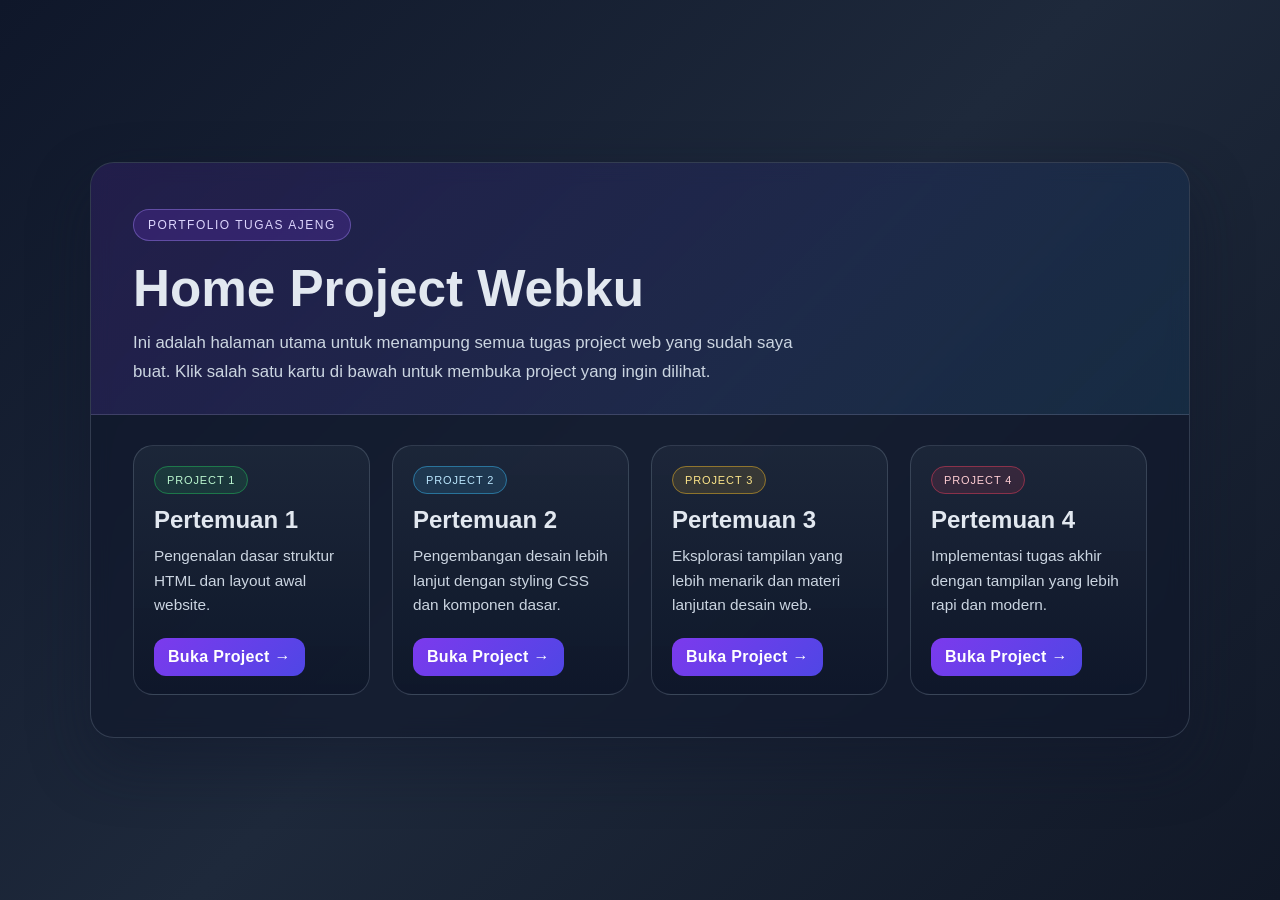
<file: index.html>
<!DOCTYPE html>
<html lang="id">
<head>
    <meta charset="UTF-8">
    <meta name="viewport" content="width=device-width, initial-scale=1.0">
    <title>Home Project Tugas Web Ajeng</title>
    <link rel="stylesheet" href="style.css">
</head>
<body>
    <div class="container">
        <header class="hero">
            <span class="eyebrow">Portfolio Tugas Ajeng</span>
            <h1>Home Project Webku</h1>
            <p class="subtitle">
                Ini adalah halaman utama untuk menampung semua tugas project web yang sudah saya buat.
                Klik salah satu kartu di bawah untuk membuka project yang ingin dilihat.
            </p>
        </header>

        <main class="content">
            <section class="grid">
                <a class="project-card" href="pertemuan1/index.html">
                    <div>
                        <span class="badge">Project 1</span>
                        <h2>Pertemuan 1</h2>
                        <p>Pengenalan dasar struktur HTML dan layout awal website.</p>
                    </div>
                    <span class="link-btn">Buka Project →</span>
                </a>

                <a class="project-card" href="pertemuan2/index.html">
                    <div>
                        <span class="badge">Project 2</span>
                        <h2>Pertemuan 2</h2>
                        <p>Pengembangan desain lebih lanjut dengan styling CSS dan komponen dasar.</p>
                    </div>
                    <span class="link-btn">Buka Project →</span>
                </a>

                <a class="project-card" href="pertemuan3/index.html">
                    <div>
                        <span class="badge">Project 3</span>
                        <h2>Pertemuan 3</h2>
                        <p>Eksplorasi tampilan yang lebih menarik dan materi lanjutan desain web.</p>
                    </div>
                    <span class="link-btn">Buka Project →</span>
                </a>

                <a class="project-card" href="pertemuan4/index.html">
                    <div>
                        <span class="badge">Project 4</span>
                        <h2>Pertemuan 4</h2>
                        <p>Implementasi tugas akhir dengan tampilan yang lebih rapi dan modern.</p>
                    </div>
                    <span class="link-btn">Buka Project →</span>
                </a>
            </section>
        </main>
    </div>
</body>
</html>
</file>
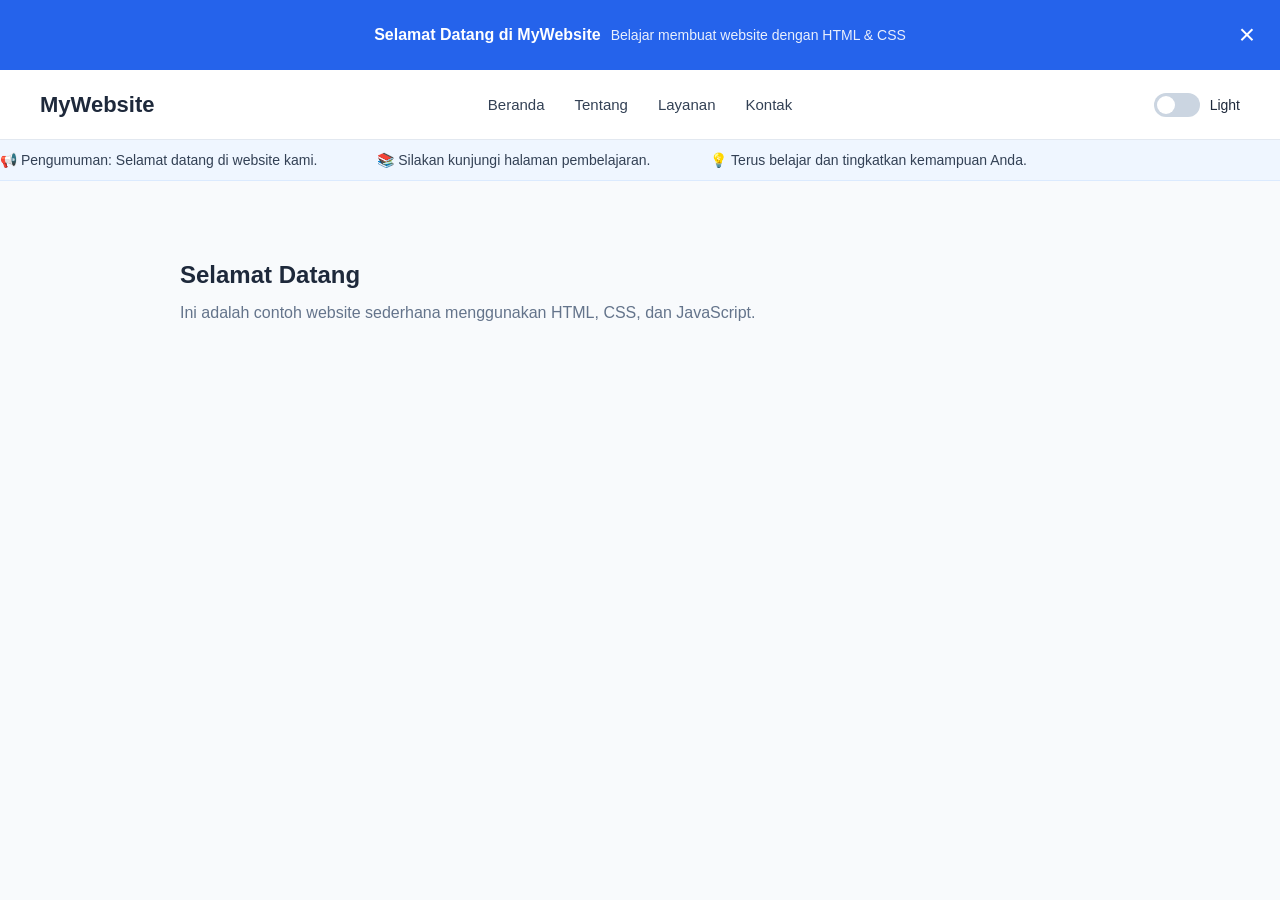
<file: pertemuan1/index.html>
<!DOCTYPE html>
<html lang="id">

<head>
    <meta charset="UTF-8">
    <meta name="viewport" content="width=device-width, initial-scale=1.0">

    <title>MyWebsite</title>

    <link rel="stylesheet" href="styel.css">
</head>

<body>

    <!-- =========================
         BANNER
    ========================== -->

    <div class="banner">
        <div class="banner-content">
            <strong>Selamat Datang di MyWebsite</strong>
            <span>Belajar membuat website dengan HTML & CSS</span>
        </div>

        <button class="banner-close" id="bannerClose">
            &times;
        </button>
    </div>


    <!-- =========================
         NAVBAR
    ========================== -->

    <nav class="navbar">

        <!-- Logo -->
        <div class="logo">
            MyWebsite
        </div>

        <!-- Menu -->
        <div class="menu">

            <a href="#">Beranda</a>

            <a href="#">Tentang</a>

            <a href="#">Layanan</a>

            <a href="#">Kontak</a>

        </div>

        <!-- Theme Switch -->
        <div class="theme-switch">

            <label class="switch">
                <input type="checkbox" id="themeToggle">

                <span class="slider"></span>
            </label>

            <span id="themeText">
                Light
            </span>

        </div>

    </nav>


    <!-- =========================
         MARQUEE
    ========================== -->

    <div class="marquee">

        <div class="marquee-content">

            <span>
                📢 Pengumuman: Selamat datang di website kami.
            </span>

            <span>
                📚 Silakan kunjungi halaman pembelajaran.
            </span>

            <span>
                💡 Terus belajar dan tingkatkan kemampuan Anda.
            </span>

        </div>

    </div>


    <!-- =========================
         MAIN CONTENT
    ========================== -->

    <main>

        <section>

            <h1>
                Selamat Datang
            </h1>

            <p>
                Ini adalah contoh website sederhana
                menggunakan HTML, CSS, dan JavaScript.
            </p>

        </section>

    </main>


    <!-- =========================
         JAVASCRIPT
    ========================== -->

    <script>
        // Dark Mode

        const themeToggle =
            document.getElementById("themeToggle");

        const themeText =
            document.getElementById("themeText");

        themeToggle.addEventListener("change", function () {

            document.body.classList.toggle("dark");

            if (themeToggle.checked) {

                themeText.textContent = "Dark";

            } else {

                themeText.textContent = "Light";

            }

        });


        // Tutup Banner

        const bannerClose =
            document.getElementById("bannerClose");

        const banner =
            document.querySelector(".banner");

        bannerClose.addEventListener("click", function () {

            banner.style.display = "none";

        });
    </script>

</body>

</html>
</file>
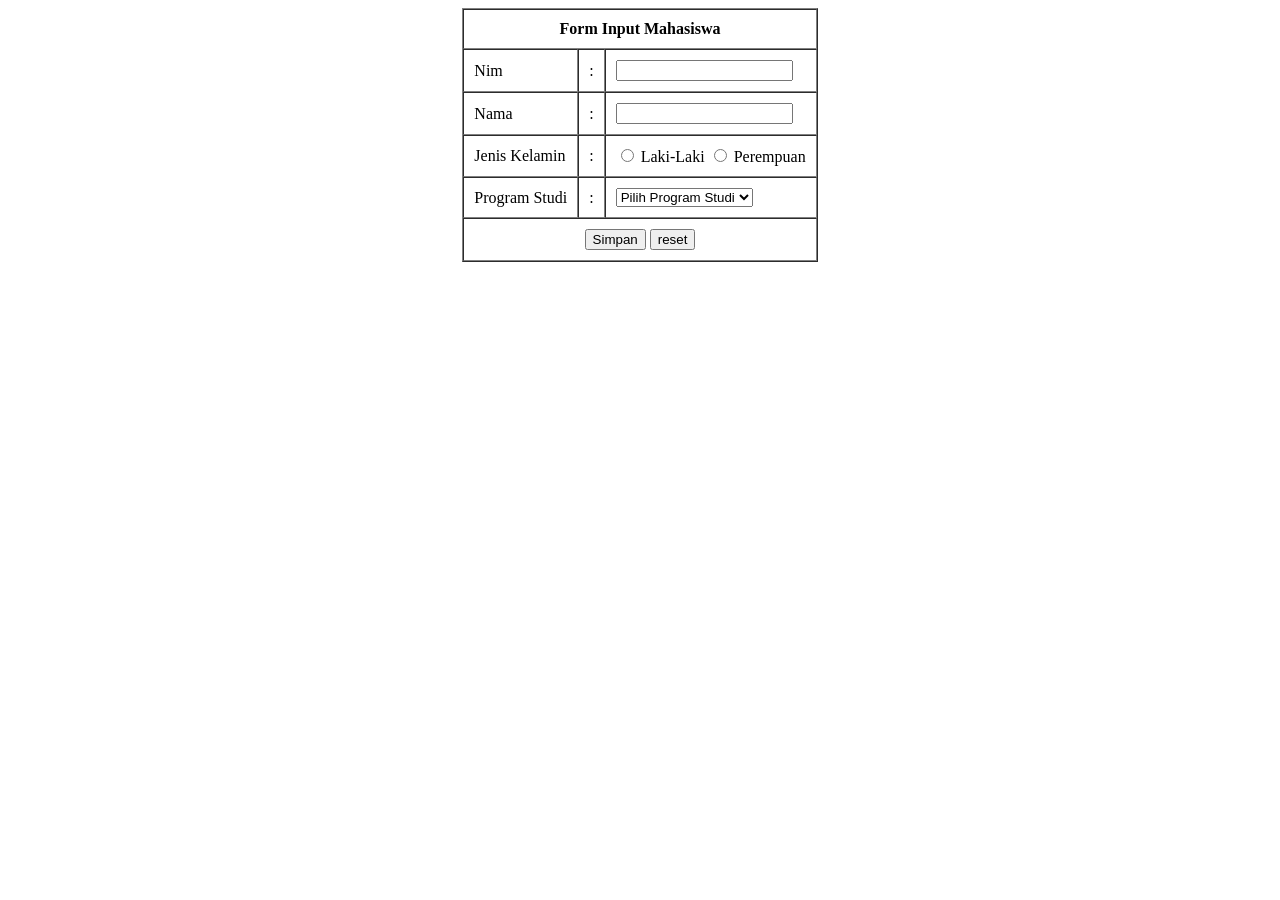
<file: Pertemuan3/index.html>
<!DOCTYPE html>
<html lang="en">
<head>
    <meta charset="UTF-8">
    <meta name="viewport" content="width=device-width, initial-scale=1.0">
    <title>Belajar Form</title>
</head>
<body>
    
        <table border="1" align="center" cellpadding="10" cellspacing="0"> 
            <thead>
                  <th colspan="3">
                    Form Input Mahasiswa
                    
                  </th>
            </thead>

            <tbody>
              
                <form method="post" enctype="multipart/form-data">
                    <tr>
                        <td>Nim</td>
                        <td>:</td>
                        <td><input type="Number" name="Nim" id="Nim"required></td>
                    </tr>
                    <tr>
                        <td>Nama</td>
                        <td>:</td>
                        <td><input type="text" name="Nama"  id="Nama"required ></td>
                    </tr>
                    <tr>
                        <td>Jenis Kelamin</td>
                        <td>:</td>
                        <td>
                            <input required type="radio" name="jk"   id="jk" value="laki-Laki"> Laki-Laki
                            <input required type="radio" name="jk"   id="jk" value="Perempuan"> Perempuan
                        </td>
                    </tr>
                        <tr>
                            <td>Program Studi</td>
                            <td>:</td>
                            <td>
                                <select required name="prodi"    id="prodi">
                                <option required value="" Selected disabled>Pilih Program Studi</option>
                                <option required value="Teknk Informatika">Teknik Informatika</option>
                                <option required value="Sistem Informasi">Sistem Informasi</option>
                                <option required value="Teknik Komputer">Teknik Komputer</option>

                                </select>
                            </td>
                        </tr>
                        <td colspan="3" align="center">
                            <input required type="submit" name="submit"  value="Simpan">
                            <input required type="reset"  name="reset"   value="reset">   
                        </td>
                </form>
            </tbody>
        </table>
</body>
</html>
</file>
<file: style.css>
:root {
    --bg1: #0f172a;
    --bg2: #1e293b;
    --card: rgba(15, 23, 42, 0.72);
    --text: #e2e8f0;
    --muted: #cbd5e1;
    --accent: #7c3aed;
    --accent-2: #22c55e;
    --accent-3: #38bdf8;
    --border: rgba(148, 163, 184, 0.25);
}

* {
    box-sizing: border-box;
}

body {
    margin: 0;
    min-height: 100vh;
    display: flex;
    justify-content: center;
    align-items: center;
    font-family: Arial, Helvetica, sans-serif;
    background: linear-gradient(135deg, var(--bg1), var(--bg2), #111827);
    color: var(--text);
    padding: 32px 20px;
}

.container {
    width: min(1100px, 100%);
    background: rgba(15, 23, 42, 0.55);
    border: 1px solid var(--border);
    border-radius: 24px;
    box-shadow: 0 25px 60px rgba(15, 23, 42, 0.45);
    backdrop-filter: blur(10px);
    overflow: hidden;
}

.hero {
    padding: 46px 42px 28px;
    background: linear-gradient(135deg, rgba(124, 58, 237, 0.16), rgba(56, 189, 248, 0.1));
    border-bottom: 1px solid var(--border);
}

.eyebrow {
    display: inline-block;
    padding: 8px 14px;
    font-size: 12px;
    letter-spacing: 1.5px;
    text-transform: uppercase;
    border-radius: 999px;
    background: rgba(124, 58, 237, 0.2);
    color: #ddd6fe;
    border: 1px solid rgba(167, 139, 250, 0.4);
}

h1 {
    margin: 20px 0 12px;
    font-size: clamp(2.2rem, 4vw, 4rem);
    line-height: 1.1;
}

.subtitle {
    max-width: 700px;
    margin: 0;
    color: var(--muted);
    font-size: 1.05rem;
    line-height: 1.7;
}

.content {
    padding: 30px 42px 42px;
}

.grid {
    display: grid;
    grid-template-columns: repeat(auto-fit, minmax(220px, 1fr));
    gap: 22px;
}

.project-card {
    position: relative;
    display: flex;
    flex-direction: column;
    justify-content: space-between;
    min-height: 230px;
    padding: 24px 20px 18px;
    border-radius: 20px;
    text-decoration: none;
    color: var(--text);
    background: linear-gradient(180deg, rgba(30, 41, 59, 0.85), rgba(15, 23, 42, 0.9));
    border: 1px solid var(--border);
    transition: transform 0.2s ease, box-shadow 0.2s ease, border-color 0.2s ease;
}

.project-card:hover {
    transform: translateY(-6px);
    box-shadow: 0 20px 35px rgba(124, 58, 237, 0.14);
    border-color: rgba(124, 58, 237, 0.7);
}

.badge {
    width: fit-content;
    padding: 7px 12px;
    border-radius: 999px;
    font-size: 11px;
    letter-spacing: 0.08em;
    text-transform: uppercase;
    background: rgba(34, 197, 94, 0.12);
    color: #bbf7d0;
    border: 1px solid rgba(34, 197, 94, 0.45);
}

.project-card h2 {
    margin: 18px 0 10px;
    font-size: 1.5rem;
}

.project-card p {
    margin: 0;
    line-height: 1.6;
    color: var(--muted);
    font-size: 0.96rem;
}

.link-btn {
    margin-top: 20px;
    display: inline-flex;
    align-items: center;
    justify-content: center;
    width: fit-content;
    padding: 10px 14px;
    border-radius: 12px;
    background: linear-gradient(135deg, var(--accent), #4f46e5);
    color: white;
    font-weight: 600;
    letter-spacing: 0.02em;
}

.project-card:nth-child(2) .badge {
    background: rgba(56, 189, 248, 0.12);
    color: #bae6fd;
    border-color: rgba(56, 189, 248, 0.45);
}

.project-card:nth-child(3) .badge {
    background: rgba(251, 191, 36, 0.12);
    color: #fde68a;
    border-color: rgba(251, 191, 36, 0.45);
}

.project-card:nth-child(4) .badge {
    background: rgba(244, 63, 94, 0.12);
    color: #fecdd3;
    border-color: rgba(244, 63, 94, 0.45);
}

@media (max-width: 640px) {
    .hero,
    .content {
        padding-left: 20px;
        padding-right: 20px;
    }

    .project-card {
        min-height: 200px;
    }
}
</file>
<file: pertemuan1/styel.css>
/* =========================
   RESET
========================= */

* {
  margin: 0;
  padding: 0;
  box-sizing: border-box;
}

/* =========================
   BODY
========================= */

body {
  font-family: Arial, sans-serif;

  background-color: #f8fafc;

  color: #1e293b;

  transition:
    background-color 0.3s,
    color 0.3s;
}

/* =========================
   BANNER
========================= */

.banner {
  position: relative;

  display: flex;

  align-items: center;

  justify-content: center;

  min-height: 70px;

  padding: 12px 50px;

  background-color: #2563eb;

  color: white;

  text-align: center;
}

.banner-content {
  display: flex;

  align-items: center;

  justify-content: center;

  gap: 10px;

  flex-wrap: wrap;
}

.banner-content strong {
  font-size: 16px;
}

.banner-content span {
  font-size: 14px;

  opacity: 0.9;
}

/* Tombol close */

.banner-close {
  position: absolute;

  right: 25px;

  top: 50%;

  transform: translateY(-50%);

  border: none;

  background: transparent;

  color: white;

  font-size: 28px;

  cursor: pointer;

  line-height: 1;
}

.banner-close:hover {
  opacity: 0.7;
}

/* =========================
   NAVBAR
========================= */

.navbar {
  display: grid;

  grid-template-columns: 1fr auto 1fr;

  align-items: center;

  min-height: 70px;

  padding: 0 40px;

  background-color: white;

  border-bottom: 1px solid #e2e8f0;
}

/* Logo */

.logo {
  font-size: 22px;

  font-weight: bold;
}

/* Menu */

.menu {
  display: flex;

  align-items: center;

  gap: 30px;
}

.menu a {
  color: #334155;

  text-decoration: none;

  font-size: 15px;

  transition: color 0.2s;
}

.menu a:hover {
  color: #2563eb;
}

/* =========================
   THEME SWITCH
========================= */

.theme-switch {
  display: flex;

  align-items: center;

  justify-content: flex-end;

  gap: 10px;

  font-size: 14px;
}

.switch {
  position: relative;

  display: inline-block;

  width: 46px;

  height: 24px;
}

.switch input {
  opacity: 0;

  width: 0;

  height: 0;
}

.slider {
  position: absolute;

  inset: 0;

  cursor: pointer;

  background-color: #cbd5e1;

  border-radius: 999px;

  transition: 0.3s;
}

.slider::before {
  content: "";

  position: absolute;

  width: 18px;

  height: 18px;

  left: 3px;

  top: 3px;

  background-color: white;

  border-radius: 50%;

  transition: 0.3s;
}

.switch input:checked + .slider {
  background-color: #2563eb;
}

.switch input:checked + .slider::before {
  transform: translateX(22px);
}

/* =========================
   MARQUEE
========================= */

.marquee {
  width: 100%;

  overflow: hidden;

  background-color: #eff6ff;

  border-bottom: 1px solid #dbeafe;

  white-space: nowrap;
}

.marquee-content {
  display: inline-flex;

  gap: 60px;

  padding: 12px 0;

  animation: marquee 20s linear infinite;
}

.marquee-content span {
  font-size: 14px;

  color: #334155;
}

/* Animasi berjalan */

@keyframes marquee {
  from {
    transform: translateX(100%);
  }

  to {
    transform: translateX(-100%);
  }
}

/* =========================
   MAIN CONTENT
========================= */

main {
  max-width: 1000px;

  margin: 0 auto;

  padding: 80px 40px;
}

main h1 {
  margin-bottom: 15px;
}

main p {
  color: #64748b;
}

/* =========================
   DARK MODE
========================= */

body.dark {
  background-color: #0f172a;

  color: #f8fafc;
}

body.dark .navbar {
  background-color: #1e293b;

  border-bottom-color: #334155;
}

body.dark .menu a {
  color: #cbd5e1;
}

body.dark .menu a:hover {
  color: #60a5fa;
}

body.dark .marquee {
  background-color: #172554;

  border-bottom-color: #1e3a8a;
}

body.dark .marquee-content span {
  color: #cbd5e1;
}

body.dark main p {
  color: #94a3b8;
}
</file>
